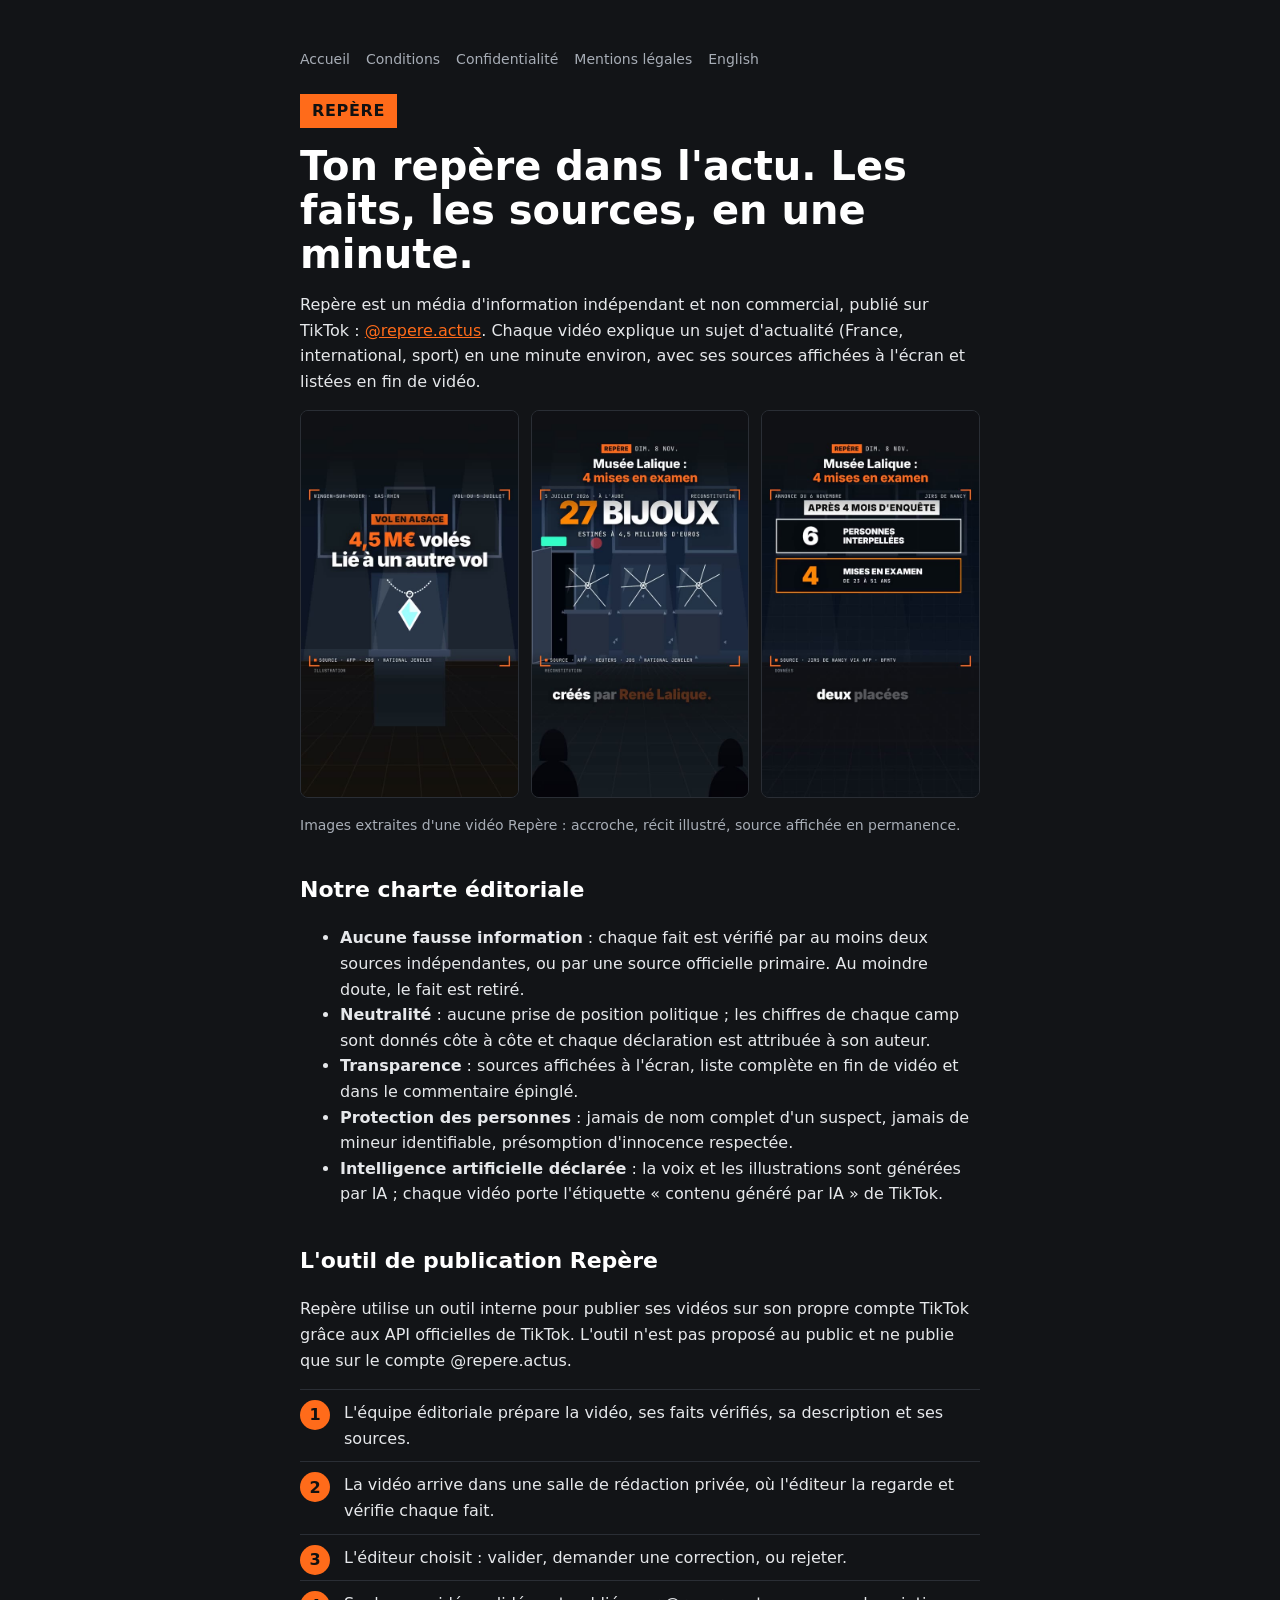
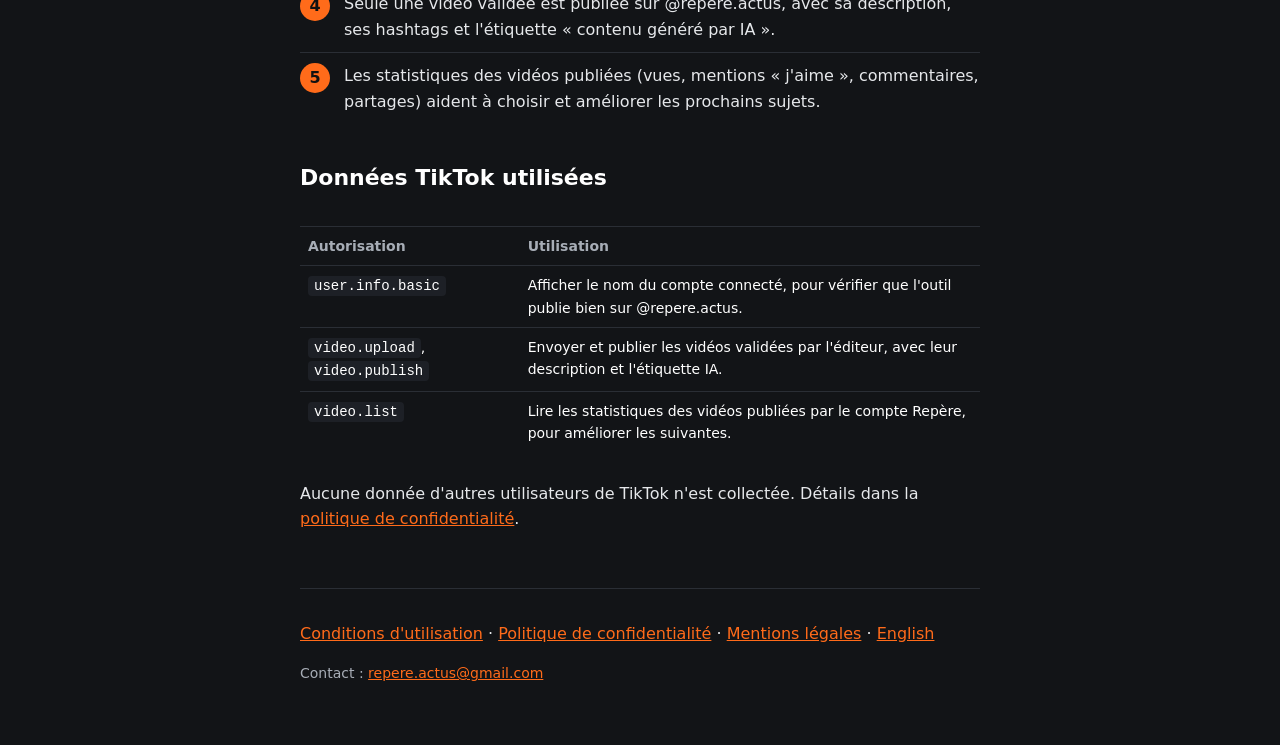
<file: index.html>
<!doctype html><html lang="fr"><head><meta charset="utf-8"><meta name="viewport" content="width=device-width,initial-scale=1"><title>Repère</title><meta name="description" content="Repère : l'actualité expliquée en une minute sur TikTok, avec les faits et les sources."><link rel="stylesheet" href="style.css?v=2"></head><body><main>
<nav><a href="index.html">Accueil</a><a href="conditions.html">Conditions</a><a href="confidentialite.html">Confidentialité</a><a href="mentions-legales.html">Mentions légales</a><a href="en/index.html">English</a></nav>
<span class="badge">REPÈRE</span>
<h1>Ton repère dans l'actu. Les faits, les sources, en une minute.</h1>
<p>Repère est un média d'information indépendant et non commercial, publié sur TikTok : <a href="https://www.tiktok.com/@repere.actus">@repere.actus</a>. Chaque vidéo explique un sujet d'actualité (France, international, sport) en une minute environ, avec ses sources affichées à l'écran et listées en fin de vidéo.</p>
<div class="shots"><img src="img/video-0.3.jpg" alt="Accroche d'une vidéo Repère"><img src="img/video-20.jpg" alt="Récit illustré avec la source affichée"><img src="img/video-45.jpg" alt="Suite du récit"></div>
<p class="muted">Images extraites d'une vidéo Repère : accroche, récit illustré, source affichée en permanence.</p>
<h2>Notre charte éditoriale</h2>
<ul><li><b>Aucune fausse information</b> : chaque fait est vérifié par au moins deux sources indépendantes, ou par une source officielle primaire. Au moindre doute, le fait est retiré.</li>
<li><b>Neutralité</b> : aucune prise de position politique ; les chiffres de chaque camp sont donnés côte à côte et chaque déclaration est attribuée à son auteur.</li>
<li><b>Transparence</b> : sources affichées à l'écran, liste complète en fin de vidéo et dans le commentaire épinglé.</li>
<li><b>Protection des personnes</b> : jamais de nom complet d'un suspect, jamais de mineur identifiable, présomption d'innocence respectée.</li>
<li><b>Intelligence artificielle déclarée</b> : la voix et les illustrations sont générées par IA ; chaque vidéo porte l'étiquette « contenu généré par IA » de TikTok.</li></ul>
<h2>L'outil de publication Repère</h2>
<p>Repère utilise un outil interne pour publier ses vidéos sur son propre compte TikTok grâce aux API officielles de TikTok. L'outil n'est pas proposé au public et ne publie que sur le compte @repere.actus.</p>
<ol class="steps">
<li>L'équipe éditoriale prépare la vidéo, ses faits vérifiés, sa description et ses sources.</li>
<li>La vidéo arrive dans une salle de rédaction privée, où l'éditeur la regarde et vérifie chaque fait.</li>
<li>L'éditeur choisit : valider, demander une correction, ou rejeter.</li>
<li>Seule une vidéo validée est publiée sur @repere.actus, avec sa description, ses hashtags et l'étiquette « contenu généré par IA ».</li>
<li>Les statistiques des vidéos publiées (vues, mentions « j'aime », commentaires, partages) aident à choisir et améliorer les prochains sujets.</li></ol>
<h2>Données TikTok utilisées</h2>
<div class="wrap"><table><tr><th>Autorisation</th><th>Utilisation</th></tr>
<tr><td><code>user.info.basic</code></td><td>Afficher le nom du compte connecté, pour vérifier que l'outil publie bien sur @repere.actus.</td></tr>
<tr><td><code>video.upload</code>, <code>video.publish</code></td><td>Envoyer et publier les vidéos validées par l'éditeur, avec leur description et l'étiquette IA.</td></tr>
<tr><td><code>video.list</code></td><td>Lire les statistiques des vidéos publiées par le compte Repère, pour améliorer les suivantes.</td></tr></table></div>
<p>Aucune donnée d'autres utilisateurs de TikTok n'est collectée. Détails dans la <a href="confidentialite.html">politique de confidentialité</a>.</p>
<footer><p><a href="conditions.html">Conditions d'utilisation</a> · <a href="confidentialite.html">Politique de confidentialité</a> · <a href="mentions-legales.html">Mentions légales</a> · <a href="en/index.html">English</a></p><p class="muted">Contact : <a href="mailto:repere.actus@gmail.com">repere.actus@gmail.com</a></p></footer>
</main></body></html>
</file>
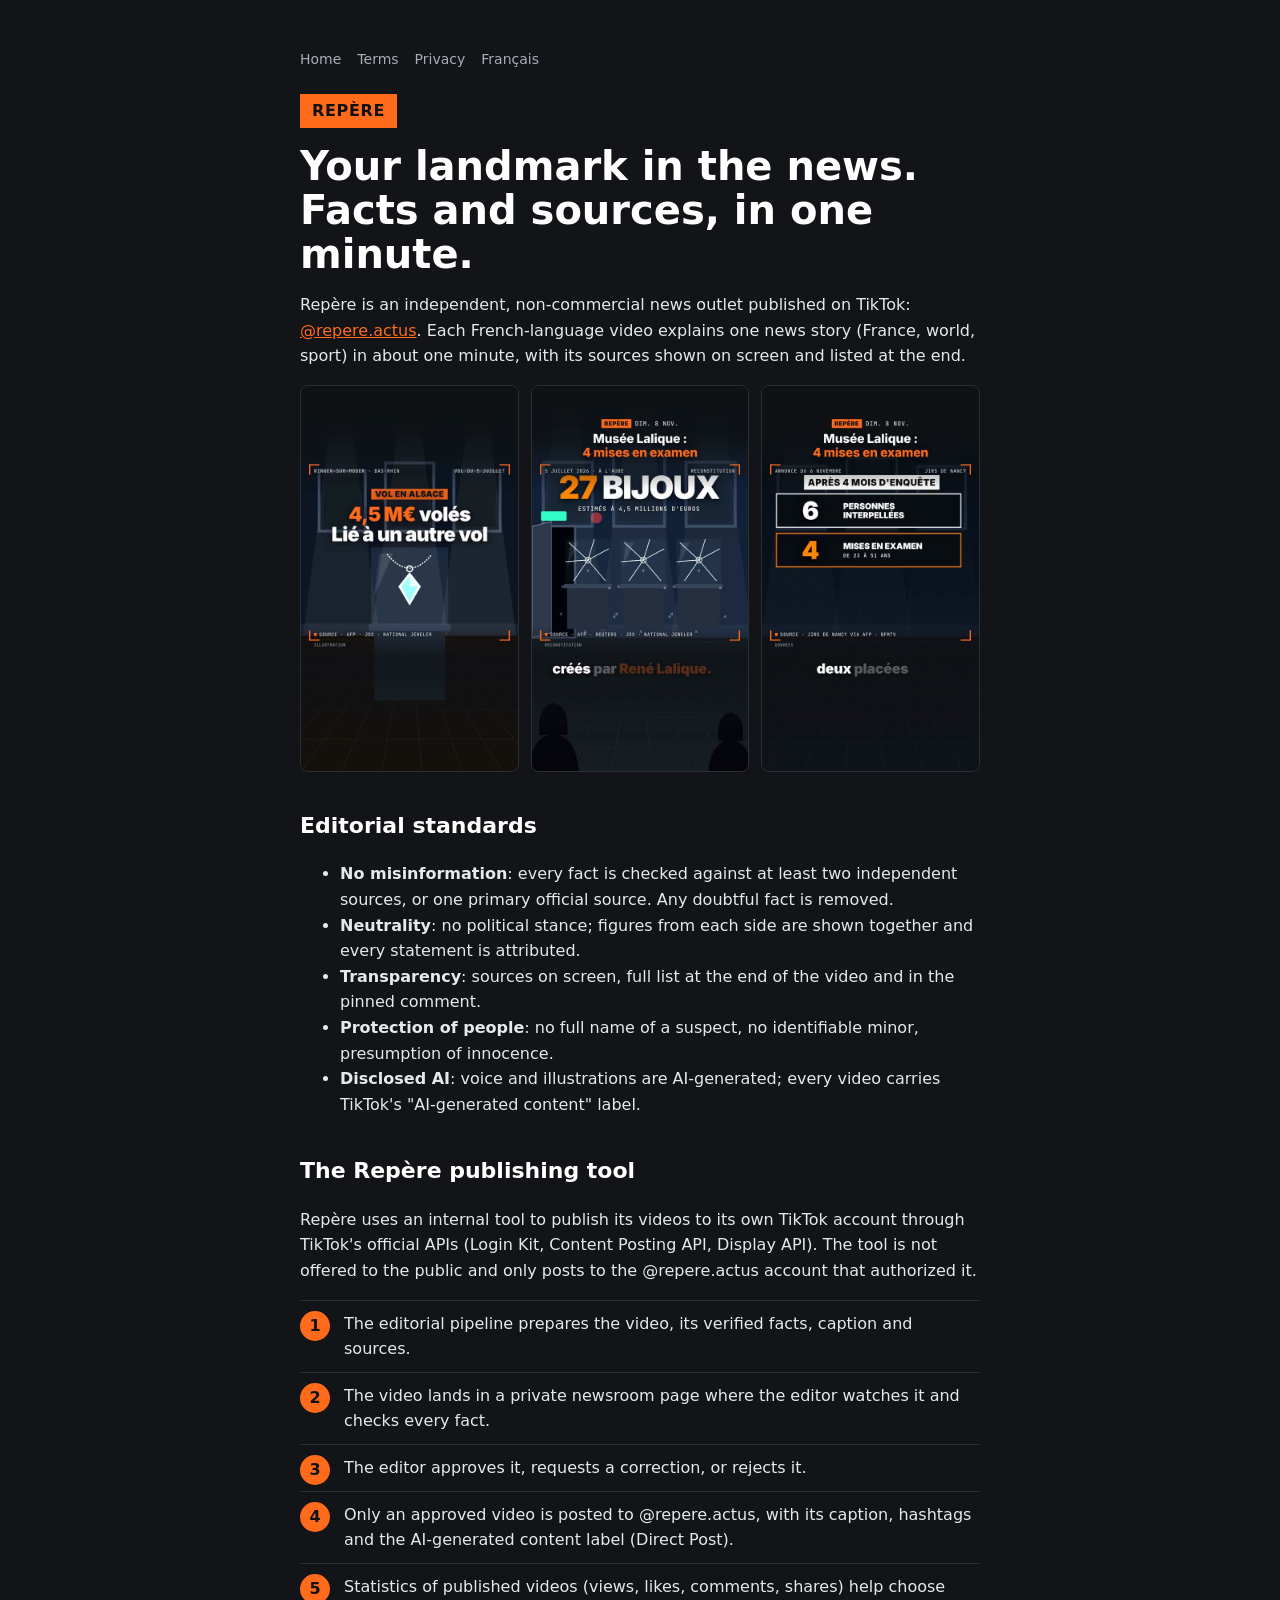
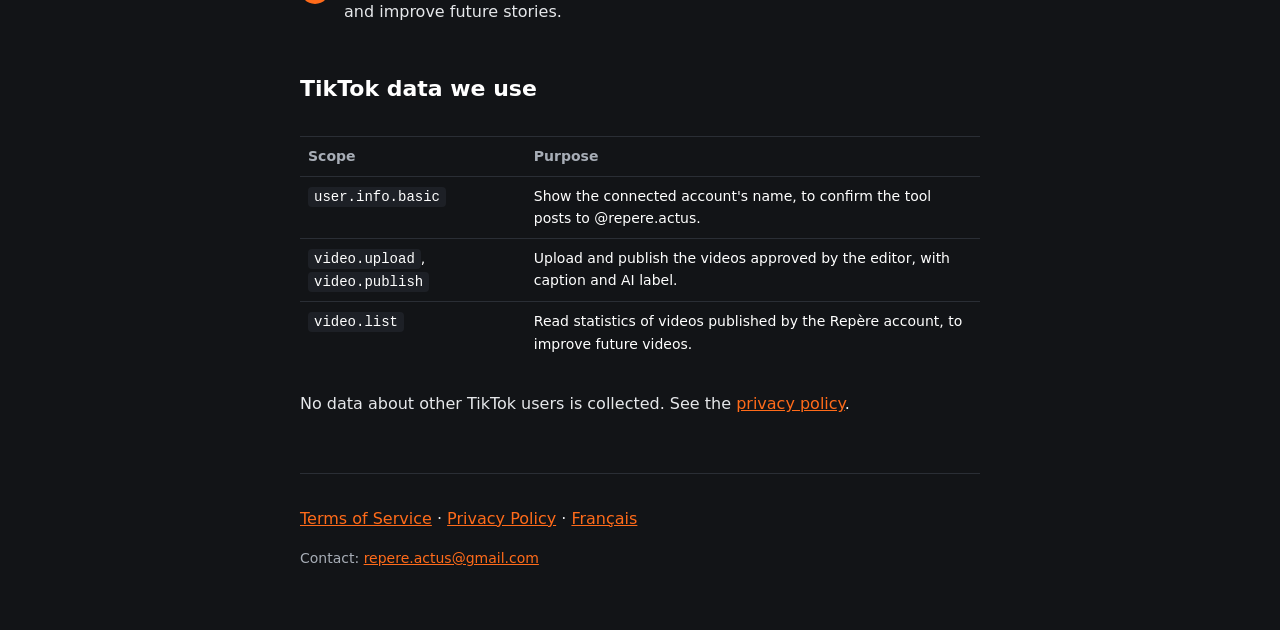
<file: en/index.html>
<!doctype html><html lang="en"><head><meta charset="utf-8"><meta name="viewport" content="width=device-width,initial-scale=1"><title>Repère</title><link rel="stylesheet" href="../style.css?v=2"></head><body><main>
<nav><a href="index.html">Home</a><a href="terms.html">Terms</a><a href="privacy.html">Privacy</a><a href="../index.html">Français</a></nav>
<span class="badge">REPÈRE</span>
<h1>Your landmark in the news. Facts and sources, in one minute.</h1>
<p>Repère is an independent, non-commercial news outlet published on TikTok: <a href="https://www.tiktok.com/@repere.actus">@repere.actus</a>. Each French-language video explains one news story (France, world, sport) in about one minute, with its sources shown on screen and listed at the end.</p>
<div class="shots"><img src="../img/video-0.3.jpg" alt="Hook of a Repère video"><img src="../img/video-20.jpg" alt="Illustrated story with on-screen source"><img src="../img/video-45.jpg" alt="Story continued"></div>
<h2>Editorial standards</h2>
<ul><li><b>No misinformation</b>: every fact is checked against at least two independent sources, or one primary official source. Any doubtful fact is removed.</li>
<li><b>Neutrality</b>: no political stance; figures from each side are shown together and every statement is attributed.</li>
<li><b>Transparency</b>: sources on screen, full list at the end of the video and in the pinned comment.</li>
<li><b>Protection of people</b>: no full name of a suspect, no identifiable minor, presumption of innocence.</li>
<li><b>Disclosed AI</b>: voice and illustrations are AI-generated; every video carries TikTok's "AI-generated content" label.</li></ul>
<h2>The Repère publishing tool</h2>
<p>Repère uses an internal tool to publish its videos to its own TikTok account through TikTok's official APIs (Login Kit, Content Posting API, Display API). The tool is not offered to the public and only posts to the @repere.actus account that authorized it.</p>
<ol class="steps">
<li>The editorial pipeline prepares the video, its verified facts, caption and sources.</li>
<li>The video lands in a private newsroom page where the editor watches it and checks every fact.</li>
<li>The editor approves it, requests a correction, or rejects it.</li>
<li>Only an approved video is posted to @repere.actus, with its caption, hashtags and the AI-generated content label (Direct Post).</li>
<li>Statistics of published videos (views, likes, comments, shares) help choose and improve future stories.</li></ol>
<h2>TikTok data we use</h2>
<div class="wrap"><table><tr><th>Scope</th><th>Purpose</th></tr>
<tr><td><code>user.info.basic</code></td><td>Show the connected account's name, to confirm the tool posts to @repere.actus.</td></tr>
<tr><td><code>video.upload</code>, <code>video.publish</code></td><td>Upload and publish the videos approved by the editor, with caption and AI label.</td></tr>
<tr><td><code>video.list</code></td><td>Read statistics of videos published by the Repère account, to improve future videos.</td></tr></table></div>
<p>No data about other TikTok users is collected. See the <a href="privacy.html">privacy policy</a>.</p>
<footer><p><a href="terms.html">Terms of Service</a> · <a href="privacy.html">Privacy Policy</a> · <a href="../index.html">Français</a></p><p class="muted">Contact: <a href="mailto:repere.actus@gmail.com">repere.actus@gmail.com</a></p></footer>
</main></body></html>
</file>
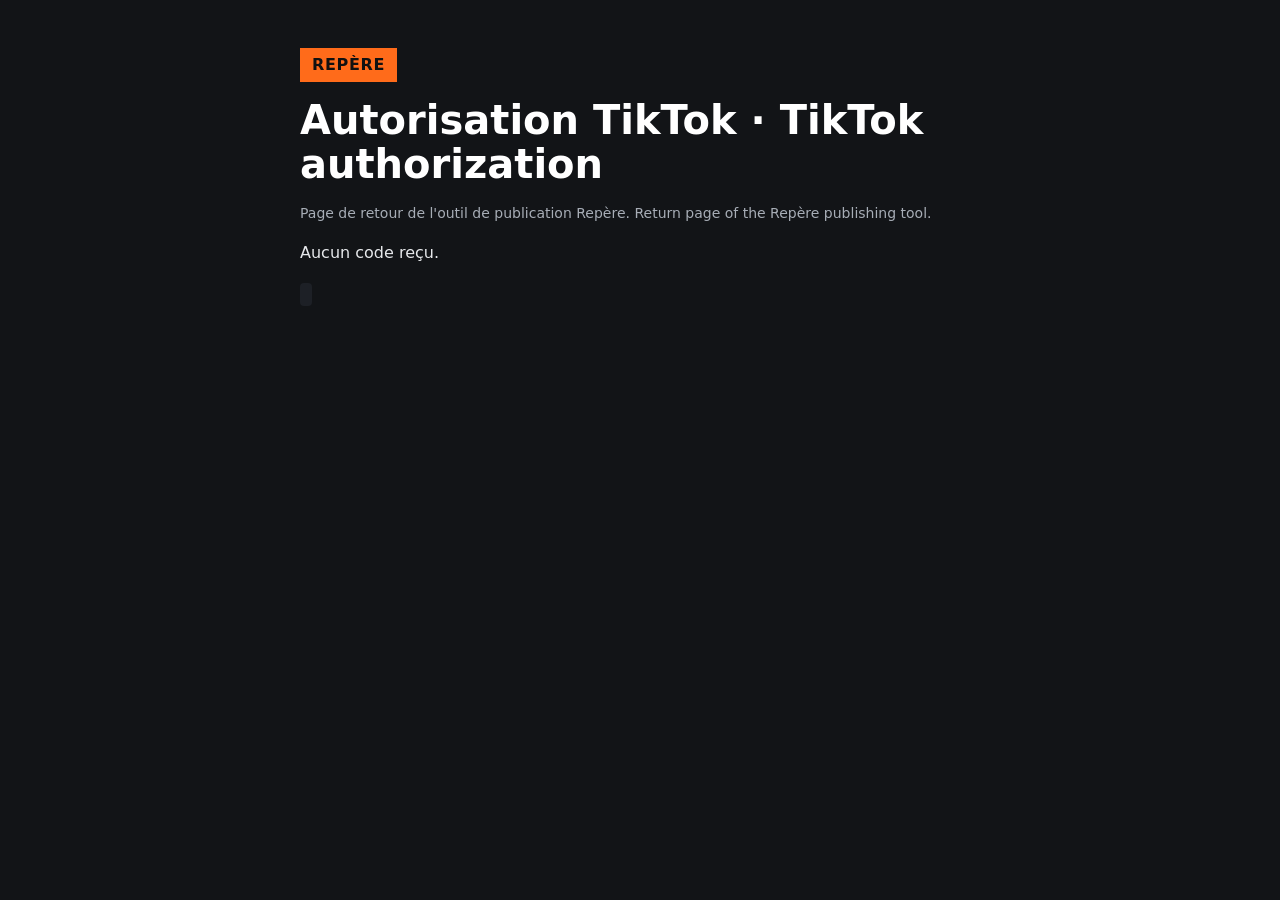
<file: callback.html>
<!doctype html><html lang="fr"><head><meta charset="utf-8"><meta name="viewport" content="width=device-width,initial-scale=1"><title>Autorisation · Repère</title><link rel="stylesheet" href="style.css?v=2"></head><body><main>
<span class="badge">REPÈRE</span><h1>Autorisation TikTok · TikTok authorization</h1><p class="muted">Page de retour de l'outil de publication Repère. Return page of the Repère publishing tool.</p>
<p id="msg">Lecture de la réponse de TikTok…</p><p><code id="code"></code></p>
<script>const q=new URLSearchParams(location.search);const c=q.get('code'),e=q.get('error');
document.getElementById('msg').textContent=c?"Autorisation reçue. Copie ce code dans la conversation Claude du projet Repère (il expire dans quelques minutes) :":(e?"TikTok a refusé l'autorisation : "+e:"Aucun code reçu.");
if(c)document.getElementById('code').textContent=c;</script>
</main></body></html>
</file>
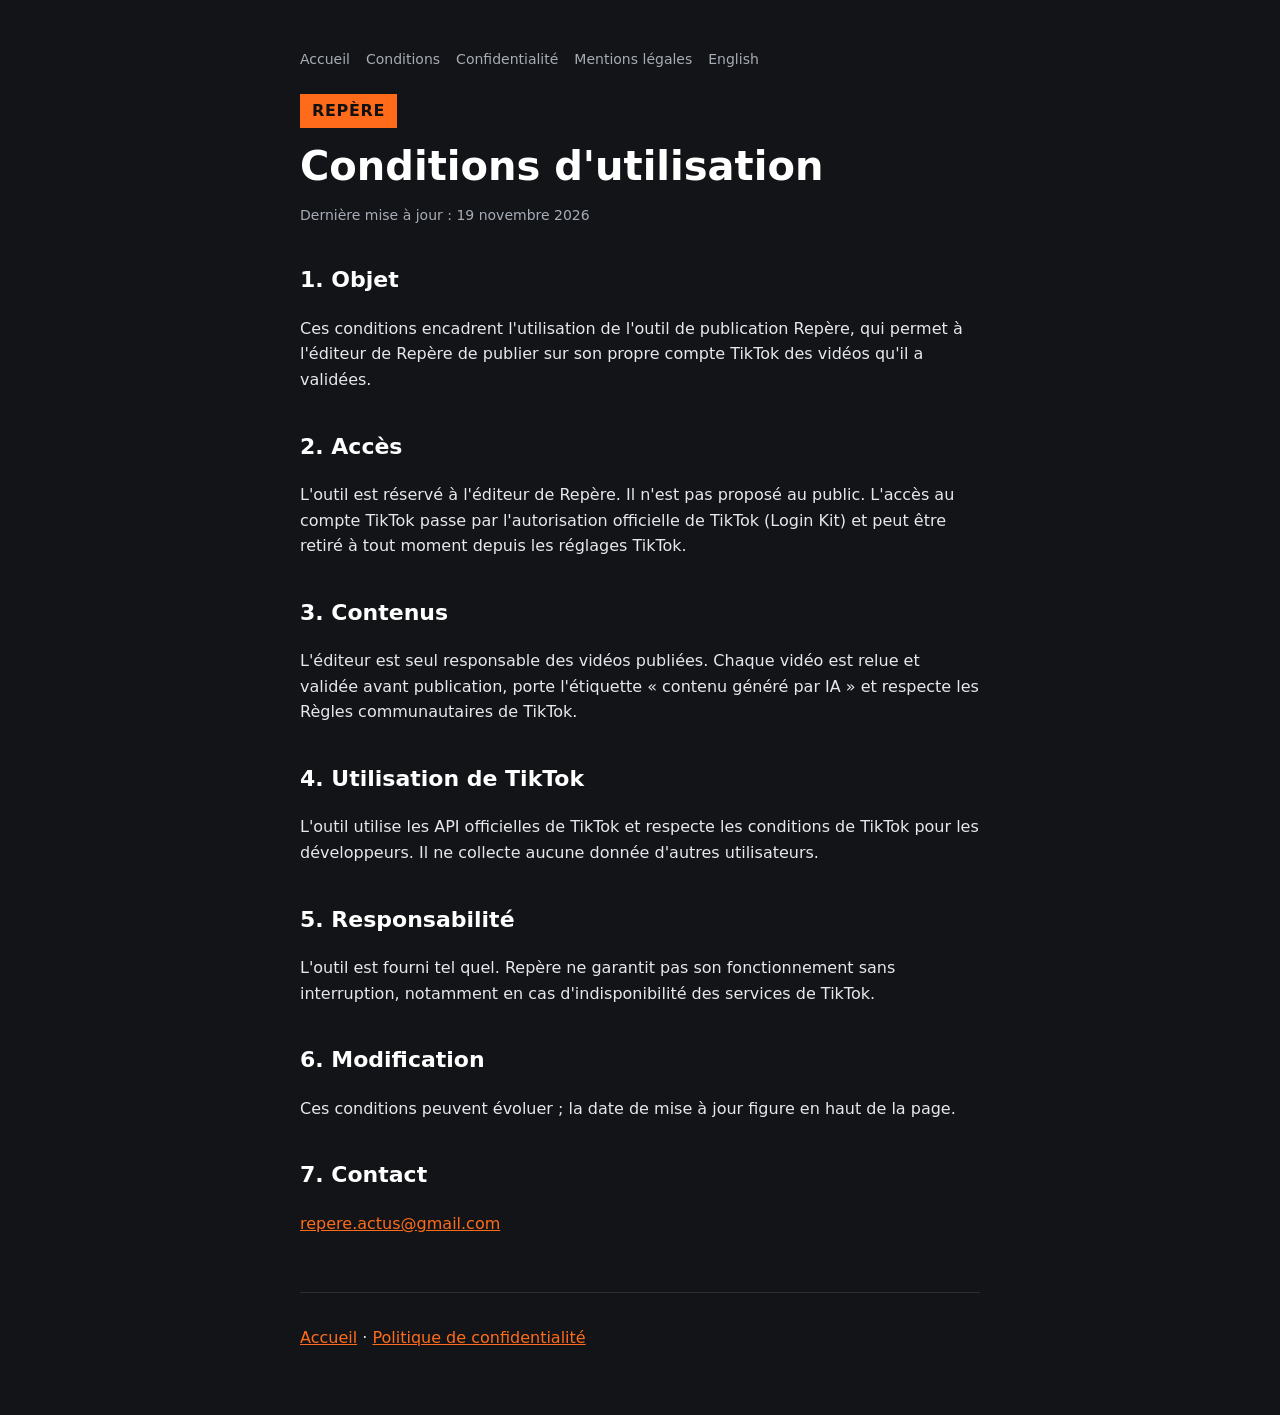
<file: conditions.html>
<!doctype html><html lang="fr"><head><meta charset="utf-8"><meta name="viewport" content="width=device-width,initial-scale=1"><title>Conditions d'utilisation · Repère</title><link rel="stylesheet" href="style.css?v=2"></head><body><main>
<nav><a href="index.html">Accueil</a><a href="conditions.html">Conditions</a><a href="confidentialite.html">Confidentialité</a><a href="mentions-legales.html">Mentions légales</a><a href="en/index.html">English</a></nav>
<span class="badge">REPÈRE</span><h1>Conditions d'utilisation</h1><p class="muted">Dernière mise à jour : 19 novembre 2026</p>
<h2>1. Objet</h2><p>Ces conditions encadrent l'utilisation de l'outil de publication Repère, qui permet à l'éditeur de Repère de publier sur son propre compte TikTok des vidéos qu'il a validées.</p>
<h2>2. Accès</h2><p>L'outil est réservé à l'éditeur de Repère. Il n'est pas proposé au public. L'accès au compte TikTok passe par l'autorisation officielle de TikTok (Login Kit) et peut être retiré à tout moment depuis les réglages TikTok.</p>
<h2>3. Contenus</h2><p>L'éditeur est seul responsable des vidéos publiées. Chaque vidéo est relue et validée avant publication, porte l'étiquette « contenu généré par IA » et respecte les Règles communautaires de TikTok.</p>
<h2>4. Utilisation de TikTok</h2><p>L'outil utilise les API officielles de TikTok et respecte les conditions de TikTok pour les développeurs. Il ne collecte aucune donnée d'autres utilisateurs.</p>
<h2>5. Responsabilité</h2><p>L'outil est fourni tel quel. Repère ne garantit pas son fonctionnement sans interruption, notamment en cas d'indisponibilité des services de TikTok.</p>
<h2>6. Modification</h2><p>Ces conditions peuvent évoluer ; la date de mise à jour figure en haut de la page.</p>
<h2>7. Contact</h2><p><a href="mailto:repere.actus@gmail.com">repere.actus@gmail.com</a></p>
<footer><p><a href="index.html">Accueil</a> · <a href="confidentialite.html">Politique de confidentialité</a></p></footer></main></body></html>
</file>
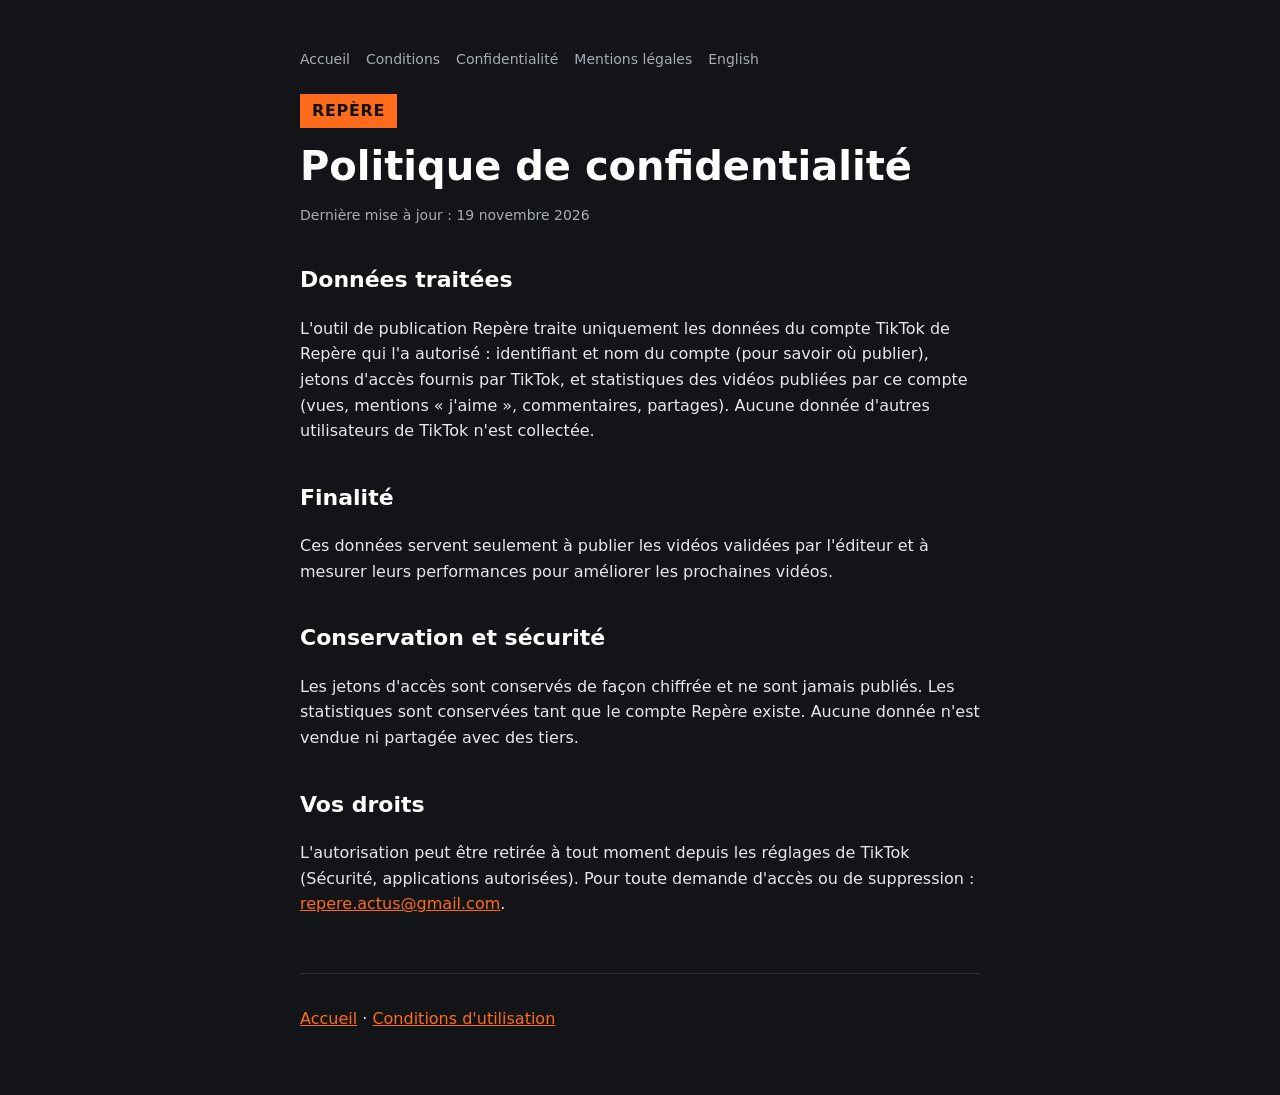
<file: confidentialite.html>
<!doctype html><html lang="fr"><head><meta charset="utf-8"><meta name="viewport" content="width=device-width,initial-scale=1"><title>Politique de confidentialité · Repère</title><link rel="stylesheet" href="style.css?v=2"></head><body><main>
<nav><a href="index.html">Accueil</a><a href="conditions.html">Conditions</a><a href="confidentialite.html">Confidentialité</a><a href="mentions-legales.html">Mentions légales</a><a href="en/index.html">English</a></nav>
<span class="badge">REPÈRE</span><h1>Politique de confidentialité</h1><p class="muted">Dernière mise à jour : 19 novembre 2026</p>
<h2>Données traitées</h2><p>L'outil de publication Repère traite uniquement les données du compte TikTok de Repère qui l'a autorisé : identifiant et nom du compte (pour savoir où publier), jetons d'accès fournis par TikTok, et statistiques des vidéos publiées par ce compte (vues, mentions « j'aime », commentaires, partages). Aucune donnée d'autres utilisateurs de TikTok n'est collectée.</p>
<h2>Finalité</h2><p>Ces données servent seulement à publier les vidéos validées par l'éditeur et à mesurer leurs performances pour améliorer les prochaines vidéos.</p>
<h2>Conservation et sécurité</h2><p>Les jetons d'accès sont conservés de façon chiffrée et ne sont jamais publiés. Les statistiques sont conservées tant que le compte Repère existe. Aucune donnée n'est vendue ni partagée avec des tiers.</p>
<h2>Vos droits</h2><p>L'autorisation peut être retirée à tout moment depuis les réglages de TikTok (Sécurité, applications autorisées). Pour toute demande d'accès ou de suppression : <a href="mailto:repere.actus@gmail.com">repere.actus@gmail.com</a>.</p>
<footer><p><a href="index.html">Accueil</a> · <a href="conditions.html">Conditions d'utilisation</a></p></footer></main></body></html>
</file>
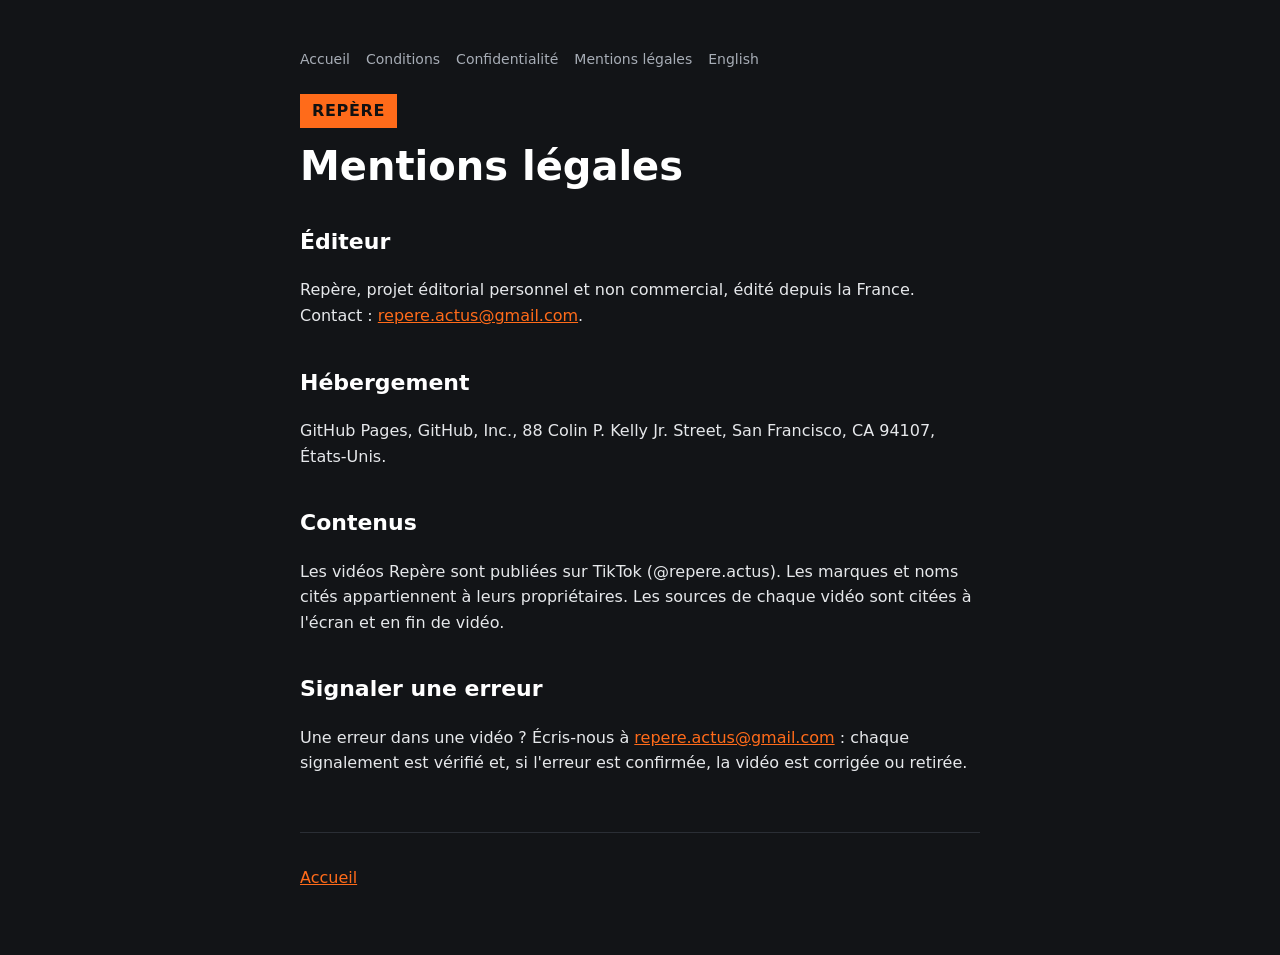
<file: mentions-legales.html>
<!doctype html><html lang="fr"><head><meta charset="utf-8"><meta name="viewport" content="width=device-width,initial-scale=1"><title>Mentions légales · Repère</title><link rel="stylesheet" href="style.css?v=2"></head><body><main>
<nav><a href="index.html">Accueil</a><a href="conditions.html">Conditions</a><a href="confidentialite.html">Confidentialité</a><a href="mentions-legales.html">Mentions légales</a><a href="en/index.html">English</a></nav>
<span class="badge">REPÈRE</span><h1>Mentions légales</h1>
<h2>Éditeur</h2><p>Repère, projet éditorial personnel et non commercial, édité depuis la France. Contact : <a href="mailto:repere.actus@gmail.com">repere.actus@gmail.com</a>.</p>
<h2>Hébergement</h2><p>GitHub Pages, GitHub, Inc., 88 Colin P. Kelly Jr. Street, San Francisco, CA 94107, États-Unis.</p>
<h2>Contenus</h2><p>Les vidéos Repère sont publiées sur TikTok (@repere.actus). Les marques et noms cités appartiennent à leurs propriétaires. Les sources de chaque vidéo sont citées à l'écran et en fin de vidéo.</p>
<h2>Signaler une erreur</h2><p>Une erreur dans une vidéo ? Écris-nous à <a href="mailto:repere.actus@gmail.com">repere.actus@gmail.com</a> : chaque signalement est vérifié et, si l'erreur est confirmée, la vidéo est corrigée ou retirée.</p>
<footer><p><a href="index.html">Accueil</a></p></footer></main></body></html>
</file>
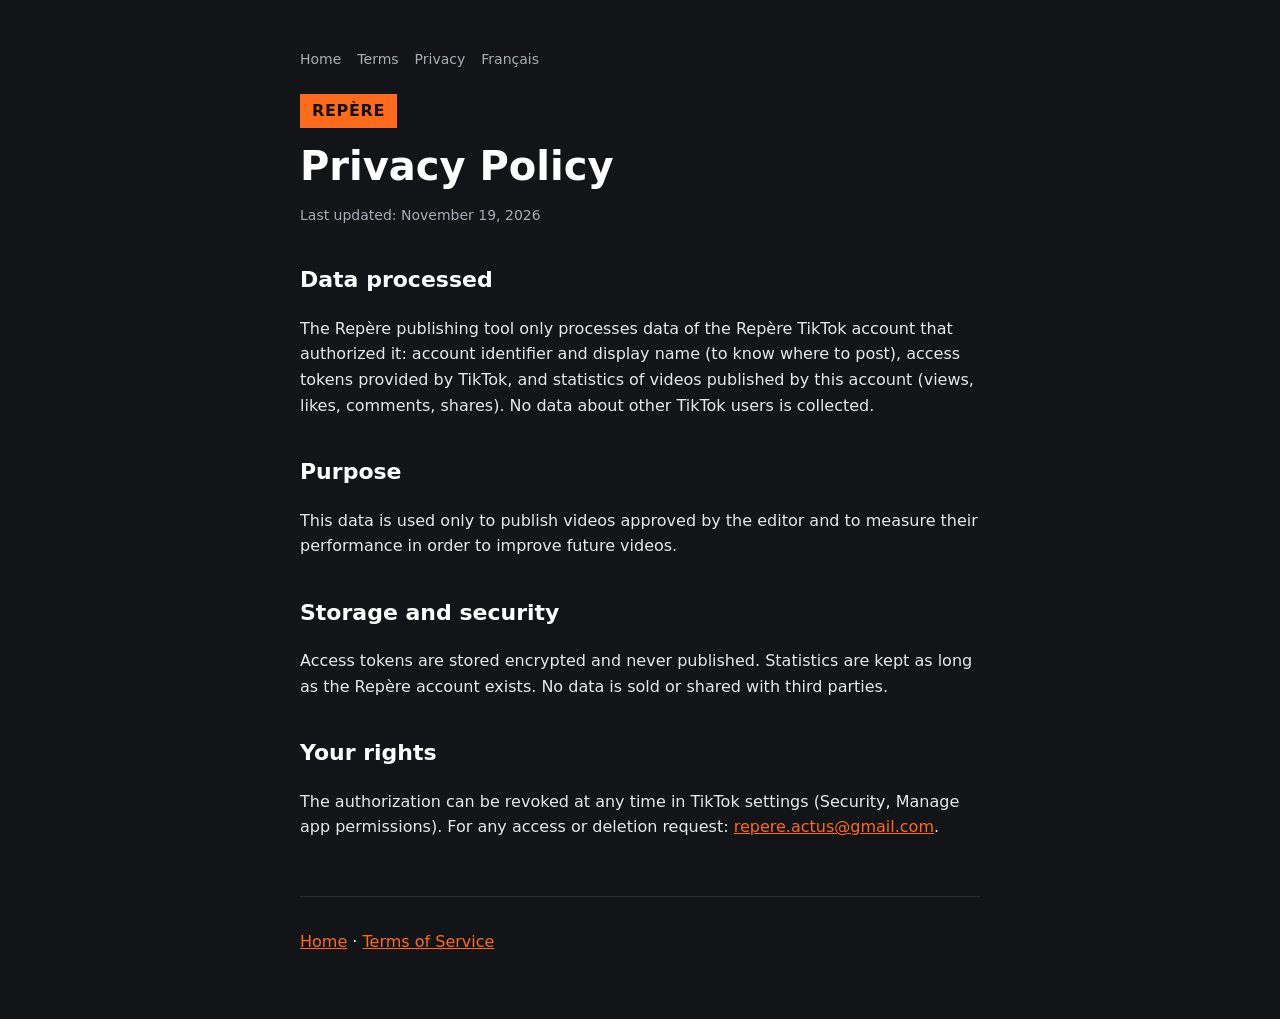
<file: en/privacy.html>
<!doctype html><html lang="en"><head><meta charset="utf-8"><meta name="viewport" content="width=device-width,initial-scale=1"><title>Privacy Policy · Repère</title><link rel="stylesheet" href="../style.css?v=2"></head><body><main>
<nav><a href="index.html">Home</a><a href="terms.html">Terms</a><a href="privacy.html">Privacy</a><a href="../index.html">Français</a></nav>
<span class="badge">REPÈRE</span><h1>Privacy Policy</h1><p class="muted">Last updated: November 19, 2026</p>
<h2>Data processed</h2><p>The Repère publishing tool only processes data of the Repère TikTok account that authorized it: account identifier and display name (to know where to post), access tokens provided by TikTok, and statistics of videos published by this account (views, likes, comments, shares). No data about other TikTok users is collected.</p>
<h2>Purpose</h2><p>This data is used only to publish videos approved by the editor and to measure their performance in order to improve future videos.</p>
<h2>Storage and security</h2><p>Access tokens are stored encrypted and never published. Statistics are kept as long as the Repère account exists. No data is sold or shared with third parties.</p>
<h2>Your rights</h2><p>The authorization can be revoked at any time in TikTok settings (Security, Manage app permissions). For any access or deletion request: <a href="mailto:repere.actus@gmail.com">repere.actus@gmail.com</a>.</p>
<footer><p><a href="index.html">Home</a> · <a href="terms.html">Terms of Service</a></p></footer></main></body></html>
</file>
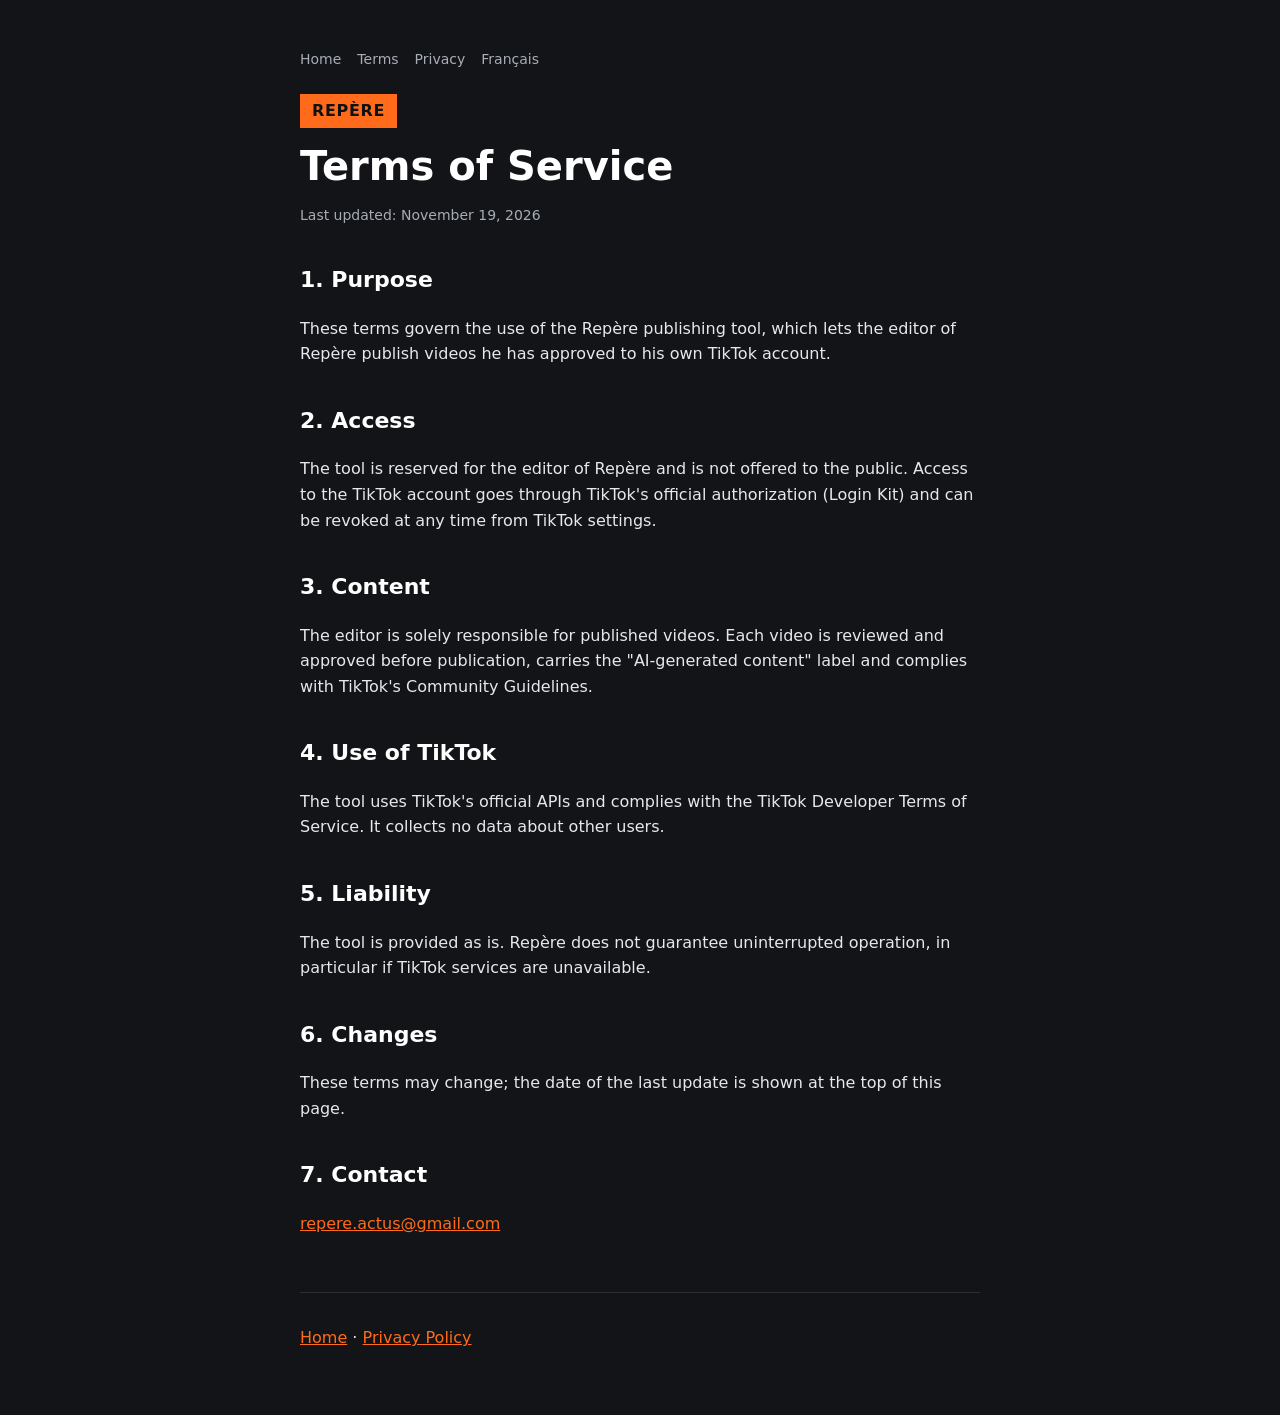
<file: en/terms.html>
<!doctype html><html lang="en"><head><meta charset="utf-8"><meta name="viewport" content="width=device-width,initial-scale=1"><title>Terms of Service · Repère</title><link rel="stylesheet" href="../style.css?v=2"></head><body><main>
<nav><a href="index.html">Home</a><a href="terms.html">Terms</a><a href="privacy.html">Privacy</a><a href="../index.html">Français</a></nav>
<span class="badge">REPÈRE</span><h1>Terms of Service</h1><p class="muted">Last updated: November 19, 2026</p>
<h2>1. Purpose</h2><p>These terms govern the use of the Repère publishing tool, which lets the editor of Repère publish videos he has approved to his own TikTok account.</p>
<h2>2. Access</h2><p>The tool is reserved for the editor of Repère and is not offered to the public. Access to the TikTok account goes through TikTok's official authorization (Login Kit) and can be revoked at any time from TikTok settings.</p>
<h2>3. Content</h2><p>The editor is solely responsible for published videos. Each video is reviewed and approved before publication, carries the "AI-generated content" label and complies with TikTok's Community Guidelines.</p>
<h2>4. Use of TikTok</h2><p>The tool uses TikTok's official APIs and complies with the TikTok Developer Terms of Service. It collects no data about other users.</p>
<h2>5. Liability</h2><p>The tool is provided as is. Repère does not guarantee uninterrupted operation, in particular if TikTok services are unavailable.</p>
<h2>6. Changes</h2><p>These terms may change; the date of the last update is shown at the top of this page.</p>
<h2>7. Contact</h2><p><a href="mailto:repere.actus@gmail.com">repere.actus@gmail.com</a></p>
<footer><p><a href="index.html">Home</a> · <a href="privacy.html">Privacy Policy</a></p></footer></main></body></html>
</file>
<file: style.css>
:root{--bg:#121417;--fg:#fff;--muted:#a7adb6;--accent:#FF6B1A}
*{box-sizing:border-box}body{margin:0;background:var(--bg);color:var(--fg);font:16px/1.6 Inter,system-ui,-apple-system,Segoe UI,Roboto,sans-serif}
main{max-width:720px;margin:0 auto;padding:48px 20px}
.badge{display:inline-block;background:var(--accent);color:#111;font-weight:900;padding:4px 12px;letter-spacing:.04em}
h1{font-size:40px;line-height:1.1;margin:16px 0}h2{margin-top:36px;font-size:22px}a{color:var(--accent)}
p,li{color:#e6e8eb}.muted{color:var(--muted);font-size:14px}footer{margin-top:56px;border-top:1px solid #2a2e35;padding-top:16px}
code{background:#1d2026;padding:2px 6px;border-radius:4px}
nav{display:flex;gap:16px;flex-wrap:wrap;font-size:14px;margin-bottom:24px}nav a{color:var(--muted);text-decoration:none}nav a:hover{color:var(--accent)}
.shots{display:grid;grid-template-columns:repeat(3,minmax(0,1fr));gap:12px;margin:16px 0}.shots img{width:100%;border-radius:8px;border:1px solid #2a2e35}
.steps{counter-reset:s;list-style:none;padding:0}.steps li{counter-increment:s;padding:10px 0 10px 44px;position:relative;border-top:1px solid #2a2e35}
.steps li::before{content:counter(s);position:absolute;left:0;top:10px;width:30px;height:30px;border-radius:50%;background:var(--accent);color:#111;font-weight:900;display:grid;place-items:center}
table{width:100%;border-collapse:collapse;font-size:14px;margin:12px 0}td,th{border-top:1px solid #2a2e35;padding:8px;text-align:left;vertical-align:top}th{color:var(--muted);font-weight:600}
.wrap{overflow-x:auto}
</file>
